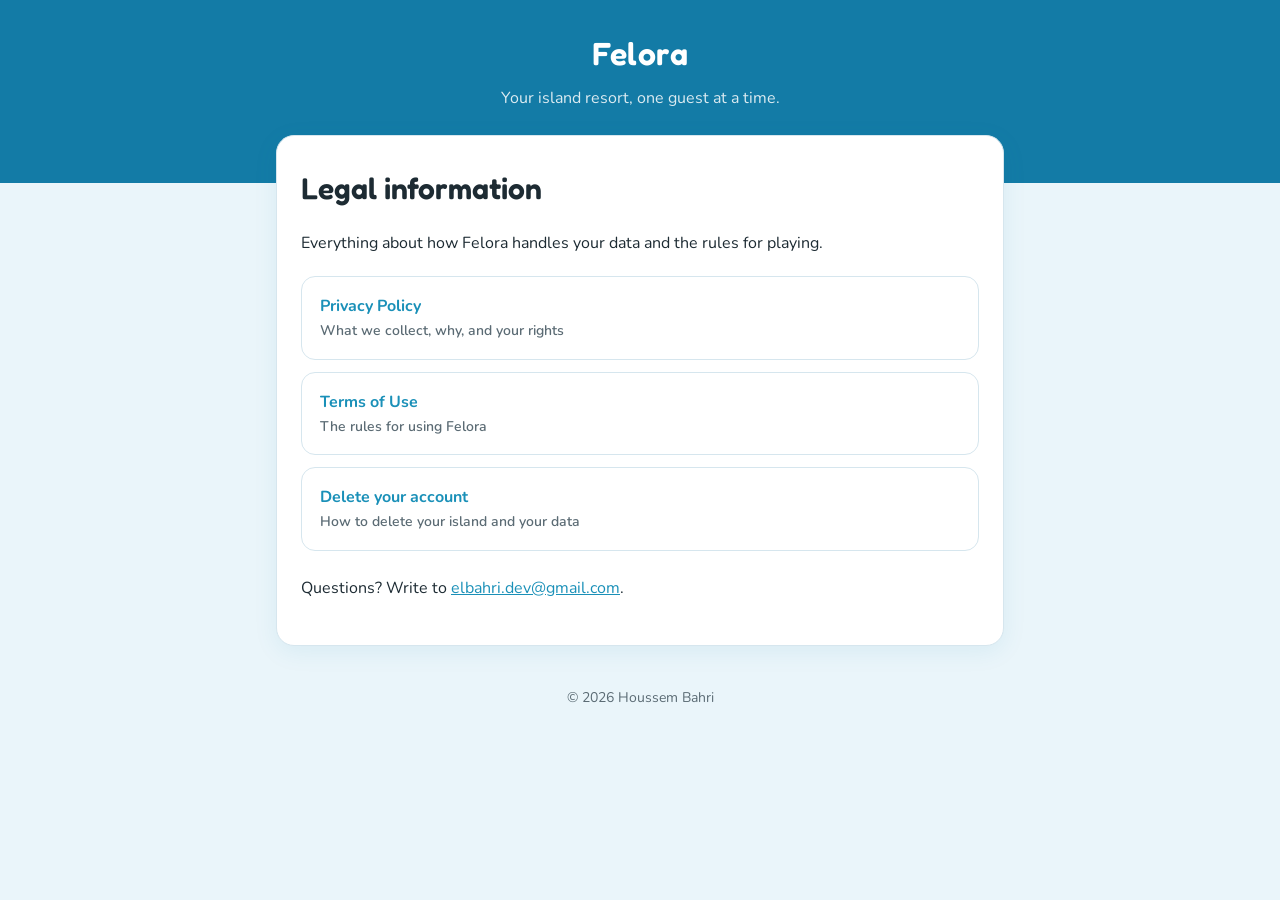
<file: index.html>
<!doctype html>
<html lang="en">
<head>
  <meta charset="utf-8">
  <meta name="viewport" content="width=device-width, initial-scale=1">
  <title>Felora – Legal</title>
  <meta name="description" content="Privacy policy, terms of use and account deletion for the Felora game.">
  <link rel="preconnect" href="https://fonts.googleapis.com">
  <link rel="preconnect" href="https://fonts.gstatic.com" crossorigin>
  <link href="https://fonts.googleapis.com/css2?family=Fredoka:wght@600&family=Nunito:wght@400;600;700&display=swap" rel="stylesheet">
  <link rel="stylesheet" href="style.css">
</head>
<body>
  <header>
    <a class="brand" href="./">Felora</a>
    <p>Your island resort, one guest at a time.</p>
  </header>
  <main>
    <div class="card">
      <h1>Legal information</h1>
      <p>Everything about how Felora handles your data and the rules for playing.</p>
      <ul class="links">
        <li><a href="privacy-policy.html">Privacy Policy<span>What we collect, why, and your rights</span></a></li>
        <li><a href="terms-of-use.html">Terms of Use<span>The rules for using Felora</span></a></li>
        <li><a href="delete-account.html">Delete your account<span>How to delete your island and your data</span></a></li>
      </ul>
      <p style="margin-top:24px">Questions? Write to <a href="mailto:elbahri.dev@gmail.com">elbahri.dev@gmail.com</a>.</p>
    </div>
  </main>
  <footer>© 2026 Houssem Bahri</footer>
</body>
</html>
</file>
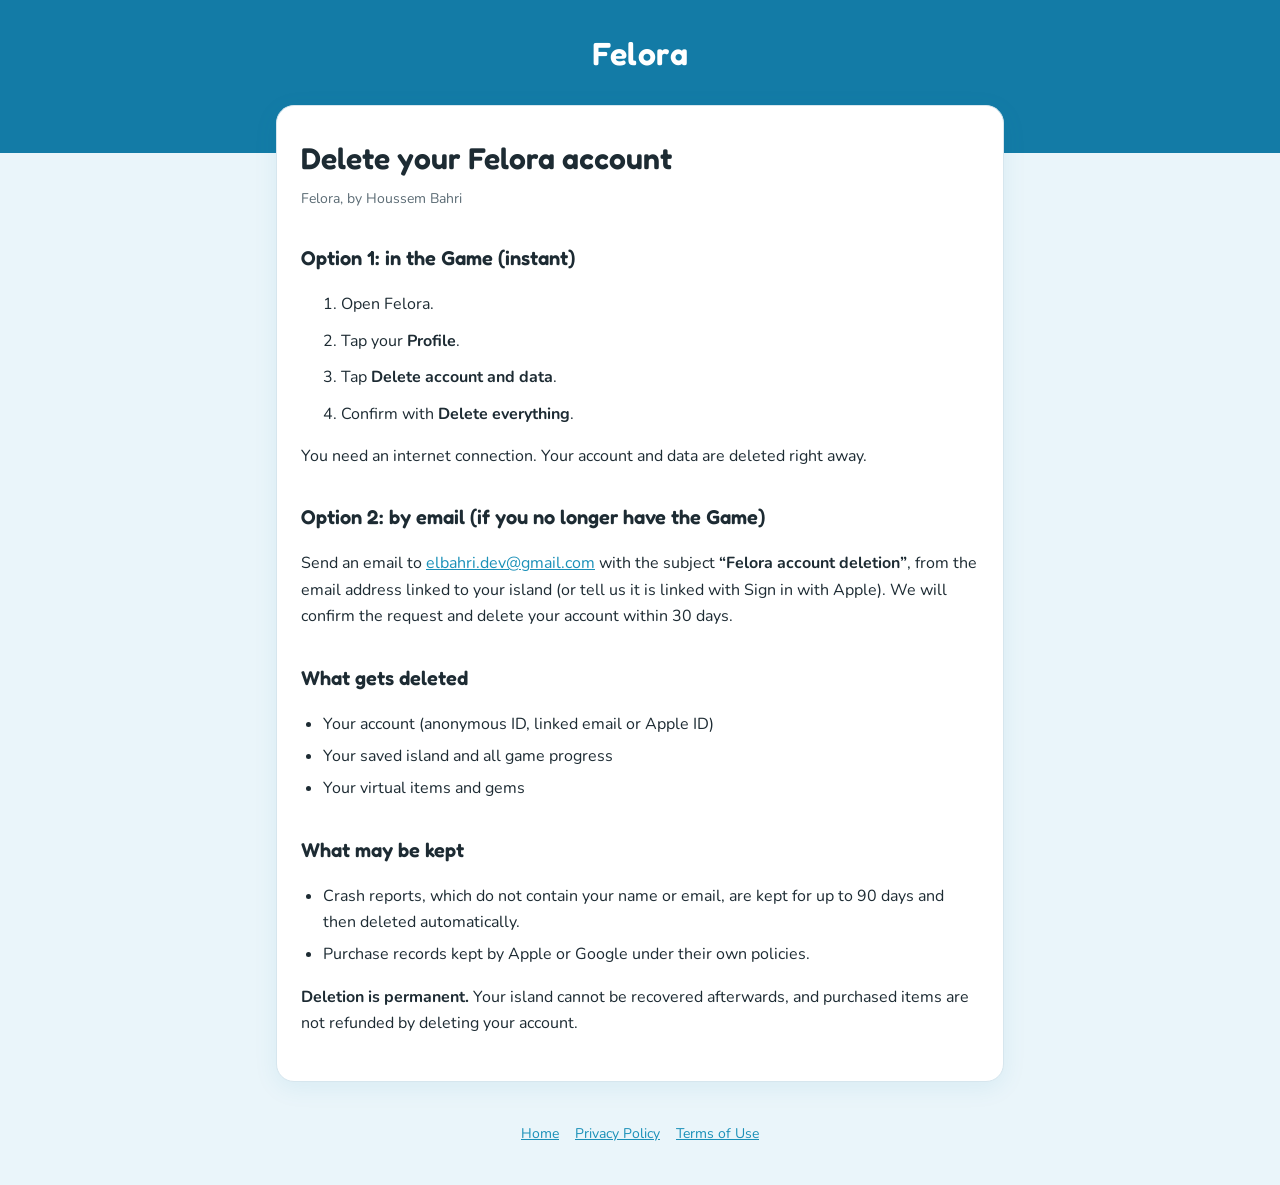
<file: delete-account.html>
<!doctype html>
<html lang="en">
<head>
  <meta charset="utf-8">
  <meta name="viewport" content="width=device-width, initial-scale=1">
  <title>Felora – Delete Account</title>
  <meta name="description" content="How to delete your Felora account and all your game data.">
  <link rel="preconnect" href="https://fonts.googleapis.com">
  <link rel="preconnect" href="https://fonts.gstatic.com" crossorigin>
  <link href="https://fonts.googleapis.com/css2?family=Fredoka:wght@600&family=Nunito:wght@400;600;700&display=swap" rel="stylesheet">
  <link rel="stylesheet" href="style.css">
</head>
<body>
  <header>
    <a class="brand" href="./">Felora</a>
  </header>
  <main>
    <article class="card">
      <h1>Delete your Felora account</h1>
      <p class="date">Felora, by Houssem Bahri</p>

      <h2>Option 1: in the Game (instant)</h2>
      <ol class="steps">
        <li>Open Felora.</li>
        <li>Tap your <strong>Profile</strong>.</li>
        <li>Tap <strong>Delete account and data</strong>.</li>
        <li>Confirm with <strong>Delete everything</strong>.</li>
      </ol>
      <p>You need an internet connection. Your account and data are deleted right away.</p>

      <h2>Option 2: by email (if you no longer have the Game)</h2>
      <p>Send an email to <a href="mailto:elbahri.dev@gmail.com?subject=Felora%20account%20deletion">elbahri.dev@gmail.com</a> with the subject <strong>“Felora account deletion”</strong>, from the email address linked to your island (or tell us it is linked with Sign in with Apple). We will confirm the request and delete your account within 30 days.</p>

      <h2>What gets deleted</h2>
      <ul>
        <li>Your account (anonymous ID, linked email or Apple ID)</li>
        <li>Your saved island and all game progress</li>
        <li>Your virtual items and gems</li>
      </ul>

      <h2>What may be kept</h2>
      <ul>
        <li>Crash reports, which do not contain your name or email, are kept for up to 90 days and then deleted automatically.</li>
        <li>Purchase records kept by Apple or Google under their own policies.</li>
      </ul>
      <p><strong>Deletion is permanent.</strong> Your island cannot be recovered afterwards, and purchased items are not refunded by deleting your account.</p>
    </article>
  </main>
  <footer>
    <a href="./">Home</a><a href="privacy-policy.html">Privacy Policy</a><a href="terms-of-use.html">Terms of Use</a>
  </footer>
</body>
</html>
</file>
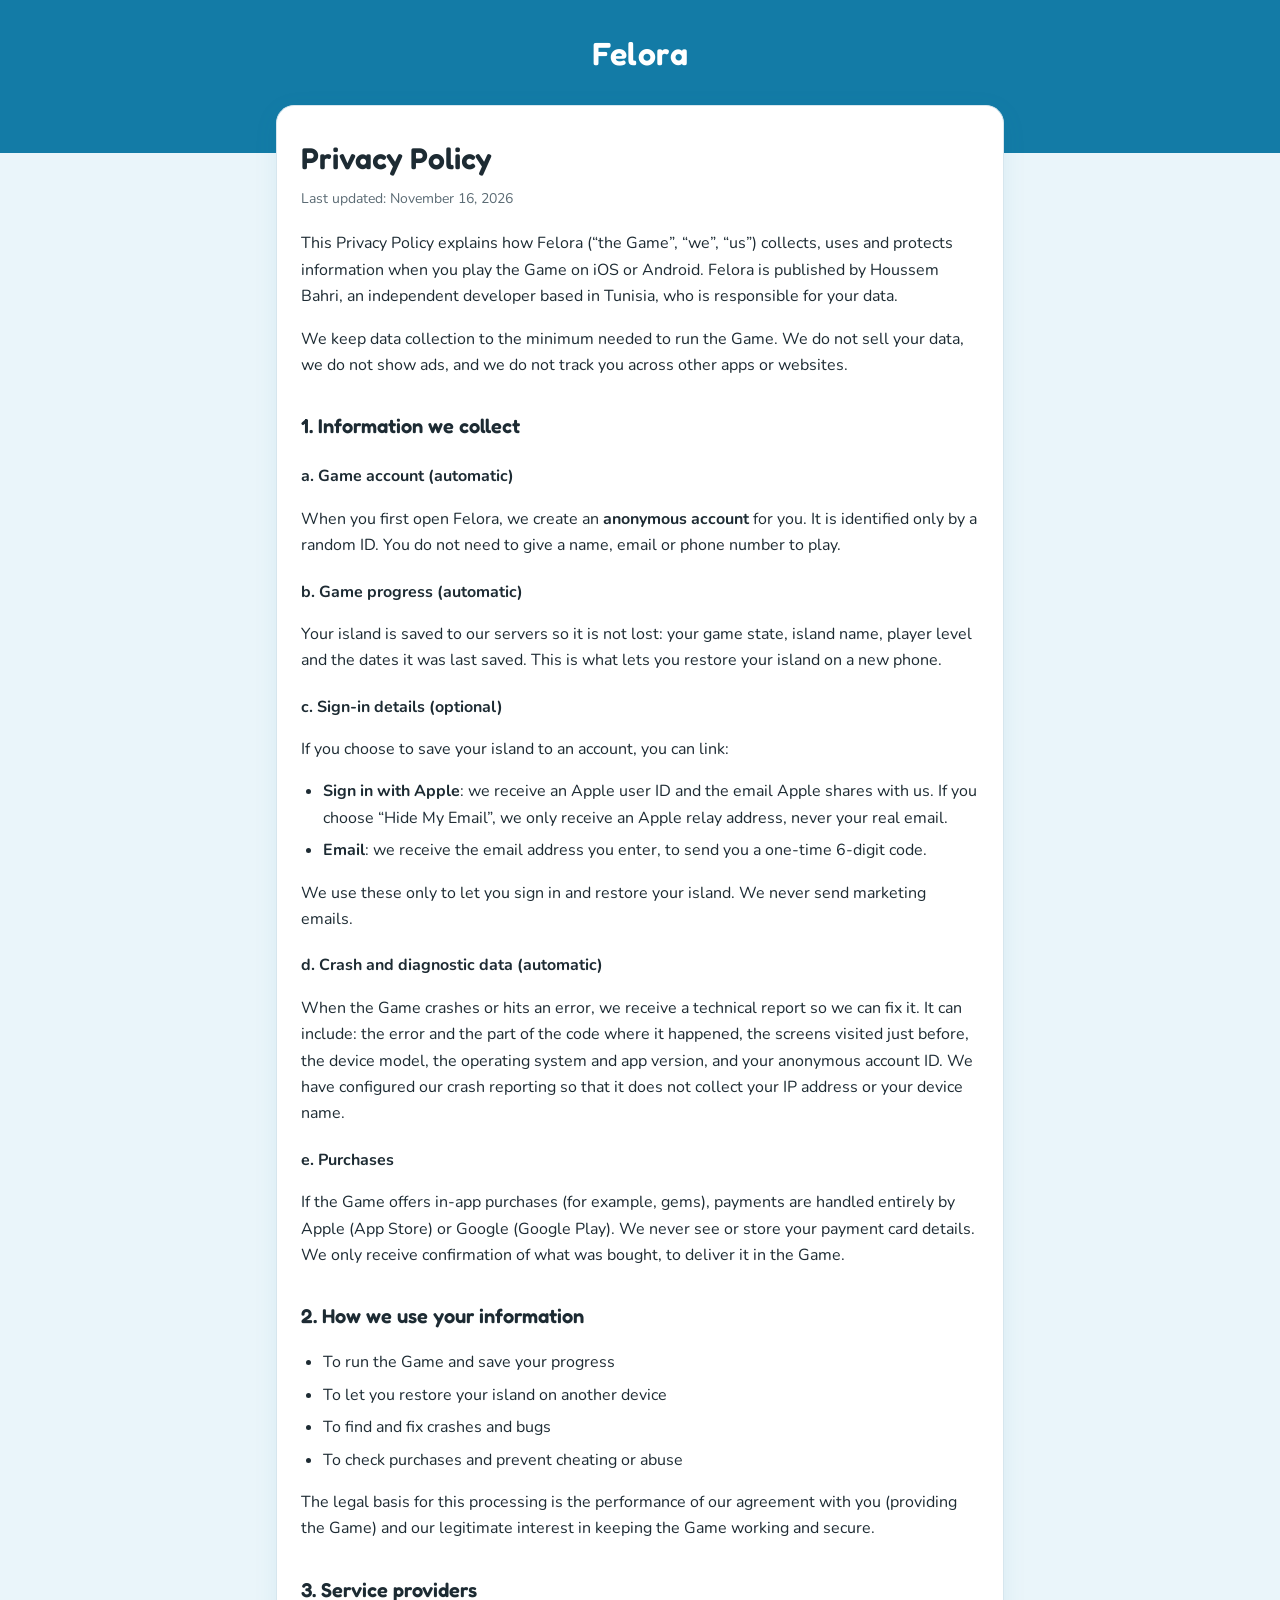
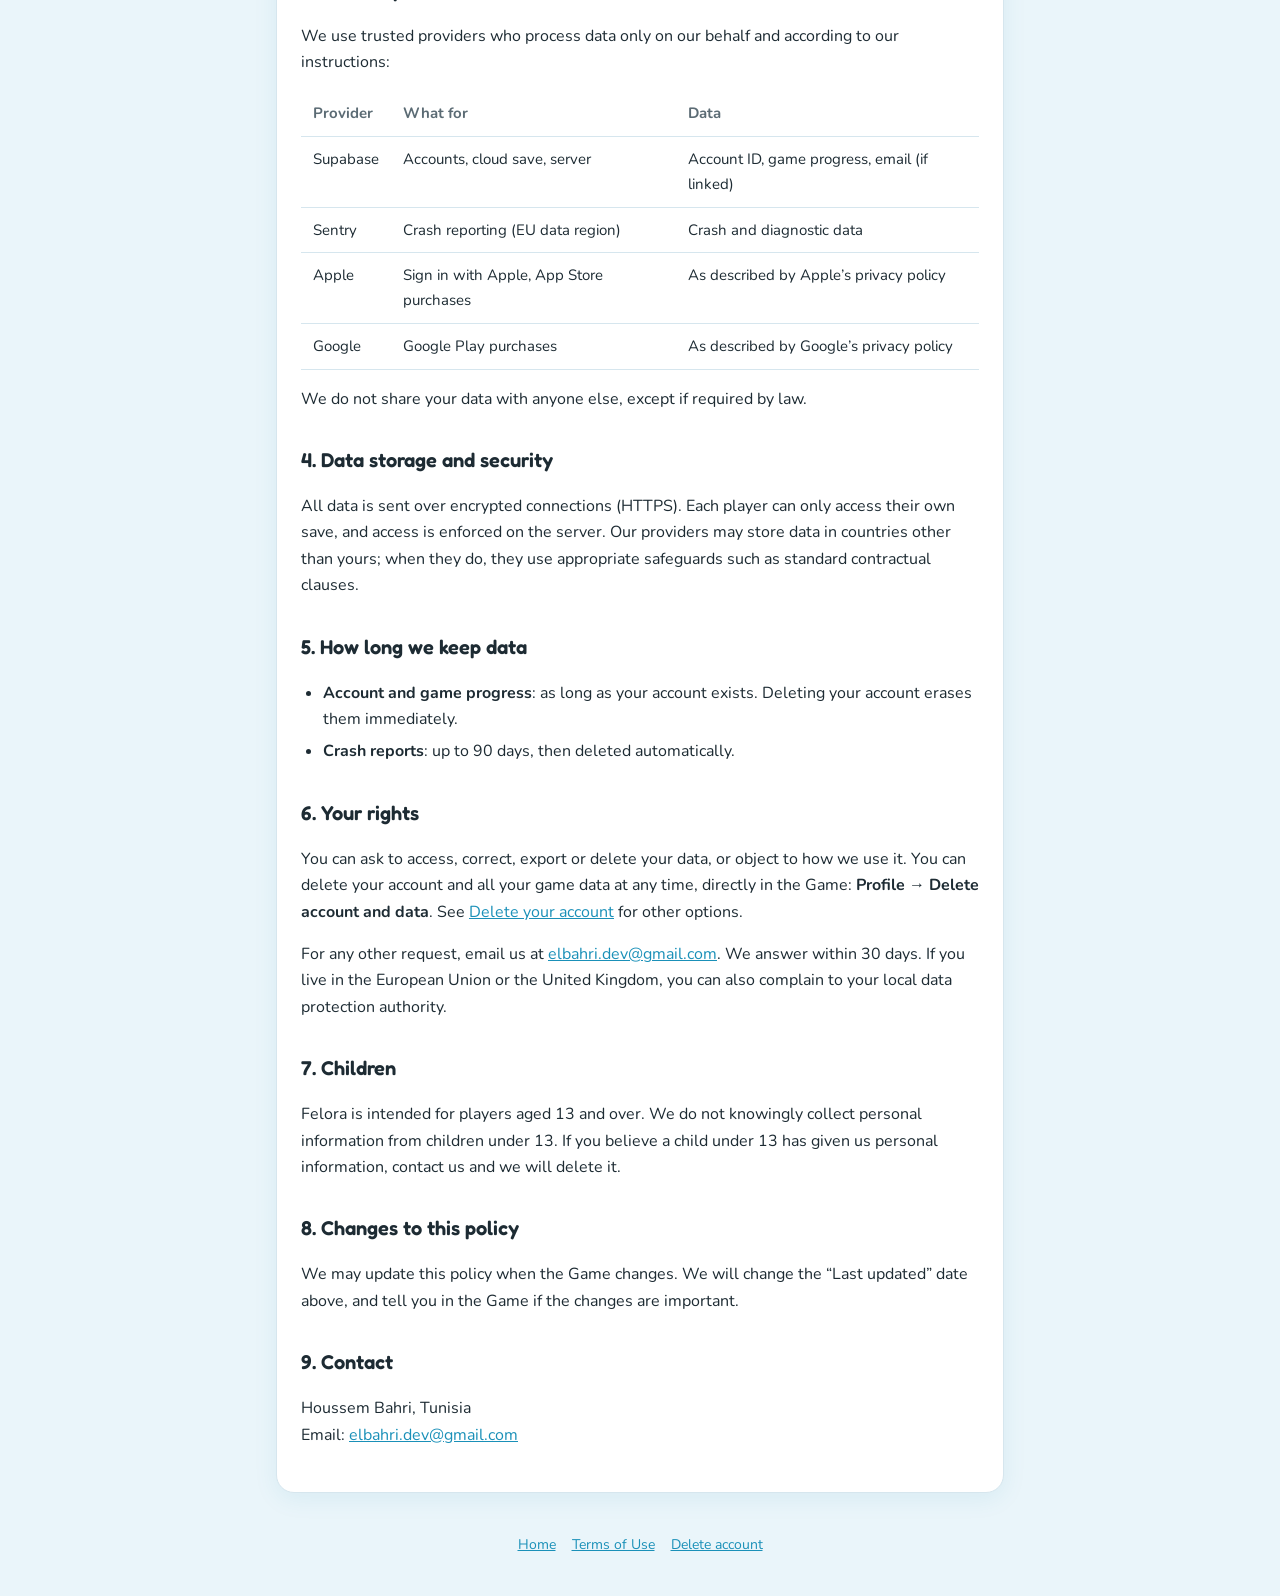
<file: privacy-policy.html>
<!doctype html>
<html lang="en">
<head>
  <meta charset="utf-8">
  <meta name="viewport" content="width=device-width, initial-scale=1">
  <title>Felora – Privacy Policy</title>
  <meta name="description" content="How the Felora game collects, uses and protects your data.">
  <link rel="preconnect" href="https://fonts.googleapis.com">
  <link rel="preconnect" href="https://fonts.gstatic.com" crossorigin>
  <link href="https://fonts.googleapis.com/css2?family=Fredoka:wght@600&family=Nunito:wght@400;600;700&display=swap" rel="stylesheet">
  <link rel="stylesheet" href="style.css">
</head>
<body>
  <header>
    <a class="brand" href="./">Felora</a>
  </header>
  <main>
    <article class="card">
      <h1>Privacy Policy</h1>
      <p class="date">Last updated: November 16, 2026</p>

      <p>This Privacy Policy explains how Felora (“the Game”, “we”, “us”) collects, uses and protects information when you play the Game on iOS or Android. Felora is published by Houssem Bahri, an independent developer based in Tunisia, who is responsible for your data.</p>
      <p>We keep data collection to the minimum needed to run the Game. We do not sell your data, we do not show ads, and we do not track you across other apps or websites.</p>

      <h2>1. Information we collect</h2>

      <h3>a. Game account (automatic)</h3>
      <p>When you first open Felora, we create an <strong>anonymous account</strong> for you. It is identified only by a random ID. You do not need to give a name, email or phone number to play.</p>

      <h3>b. Game progress (automatic)</h3>
      <p>Your island is saved to our servers so it is not lost: your game state, island name, player level and the dates it was last saved. This is what lets you restore your island on a new phone.</p>

      <h3>c. Sign-in details (optional)</h3>
      <p>If you choose to save your island to an account, you can link:</p>
      <ul>
        <li><strong>Sign in with Apple</strong>: we receive an Apple user ID and the email Apple shares with us. If you choose “Hide My Email”, we only receive an Apple relay address, never your real email.</li>
        <li><strong>Email</strong>: we receive the email address you enter, to send you a one-time 6-digit code.</li>
      </ul>
      <p>We use these only to let you sign in and restore your island. We never send marketing emails.</p>

      <h3>d. Crash and diagnostic data (automatic)</h3>
      <p>When the Game crashes or hits an error, we receive a technical report so we can fix it. It can include: the error and the part of the code where it happened, the screens visited just before, the device model, the operating system and app version, and your anonymous account ID. We have configured our crash reporting so that it does not collect your IP address or your device name.</p>

      <h3>e. Purchases</h3>
      <p>If the Game offers in-app purchases (for example, gems), payments are handled entirely by Apple (App Store) or Google (Google Play). We never see or store your payment card details. We only receive confirmation of what was bought, to deliver it in the Game.</p>

      <h2>2. How we use your information</h2>
      <ul>
        <li>To run the Game and save your progress</li>
        <li>To let you restore your island on another device</li>
        <li>To find and fix crashes and bugs</li>
        <li>To check purchases and prevent cheating or abuse</li>
      </ul>
      <p>The legal basis for this processing is the performance of our agreement with you (providing the Game) and our legitimate interest in keeping the Game working and secure.</p>

      <h2>3. Service providers</h2>
      <p>We use trusted providers who process data only on our behalf and according to our instructions:</p>
      <table>
        <thead><tr><th>Provider</th><th>What for</th><th>Data</th></tr></thead>
        <tbody>
          <tr><td>Supabase</td><td>Accounts, cloud save, server</td><td>Account ID, game progress, email (if linked)</td></tr>
          <tr><td>Sentry</td><td>Crash reporting (EU data region)</td><td>Crash and diagnostic data</td></tr>
          <tr><td>Apple</td><td>Sign in with Apple, App Store purchases</td><td>As described by Apple’s privacy policy</td></tr>
          <tr><td>Google</td><td>Google Play purchases</td><td>As described by Google’s privacy policy</td></tr>
        </tbody>
      </table>
      <p>We do not share your data with anyone else, except if required by law.</p>

      <h2>4. Data storage and security</h2>
      <p>All data is sent over encrypted connections (HTTPS). Each player can only access their own save, and access is enforced on the server. Our providers may store data in countries other than yours; when they do, they use appropriate safeguards such as standard contractual clauses.</p>

      <h2>5. How long we keep data</h2>
      <ul>
        <li><strong>Account and game progress</strong>: as long as your account exists. Deleting your account erases them immediately.</li>
        <li><strong>Crash reports</strong>: up to 90 days, then deleted automatically.</li>
      </ul>

      <h2>6. Your rights</h2>
      <p>You can ask to access, correct, export or delete your data, or object to how we use it. You can delete your account and all your game data at any time, directly in the Game: <strong>Profile → Delete account and data</strong>. See <a href="delete-account.html">Delete your account</a> for other options.</p>
      <p>For any other request, email us at <a href="mailto:elbahri.dev@gmail.com">elbahri.dev@gmail.com</a>. We answer within 30 days. If you live in the European Union or the United Kingdom, you can also complain to your local data protection authority.</p>

      <h2>7. Children</h2>
      <p>Felora is intended for players aged 13 and over. We do not knowingly collect personal information from children under 13. If you believe a child under 13 has given us personal information, contact us and we will delete it.</p>

      <h2>8. Changes to this policy</h2>
      <p>We may update this policy when the Game changes. We will change the “Last updated” date above, and tell you in the Game if the changes are important.</p>

      <h2>9. Contact</h2>
      <p>Houssem Bahri, Tunisia<br>Email: <a href="mailto:elbahri.dev@gmail.com">elbahri.dev@gmail.com</a></p>
    </article>
  </main>
  <footer>
    <a href="./">Home</a><a href="terms-of-use.html">Terms of Use</a><a href="delete-account.html">Delete account</a>
  </footer>
</body>
</html>
</file>
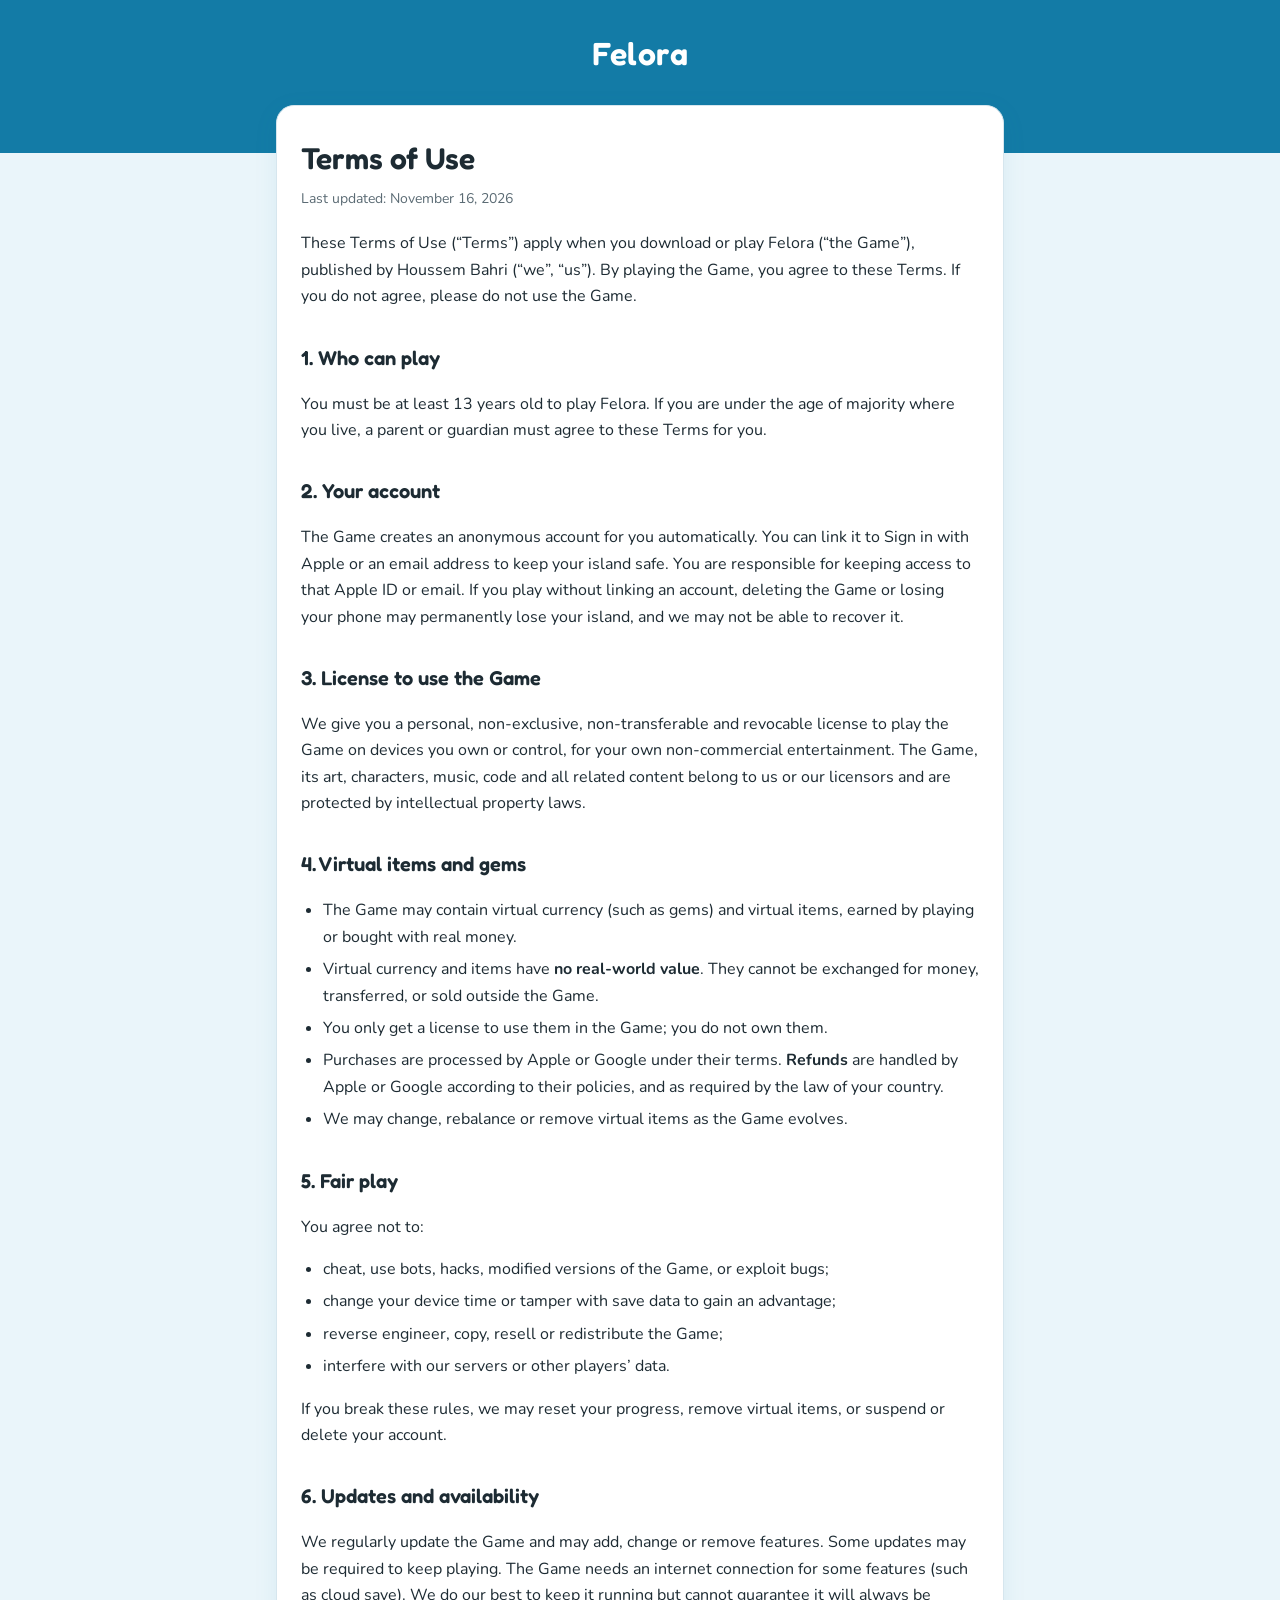
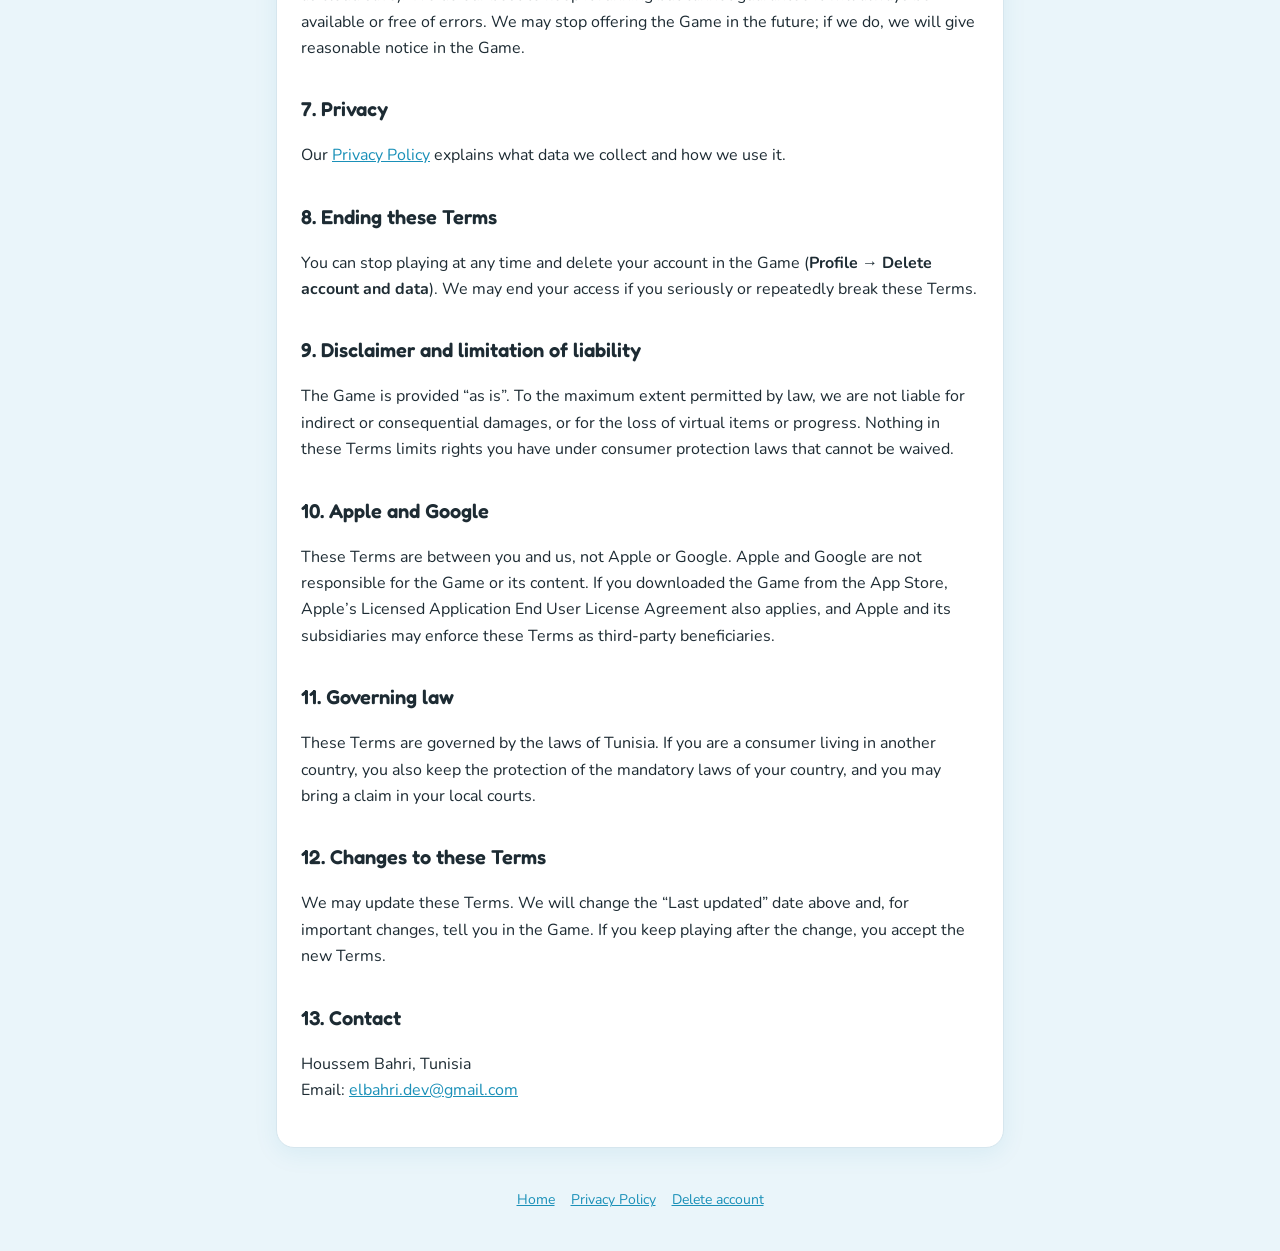
<file: terms-of-use.html>
<!doctype html>
<html lang="en">
<head>
  <meta charset="utf-8">
  <meta name="viewport" content="width=device-width, initial-scale=1">
  <title>Felora – Terms of Use</title>
  <meta name="description" content="The terms that apply when you play the Felora game.">
  <link rel="preconnect" href="https://fonts.googleapis.com">
  <link rel="preconnect" href="https://fonts.gstatic.com" crossorigin>
  <link href="https://fonts.googleapis.com/css2?family=Fredoka:wght@600&family=Nunito:wght@400;600;700&display=swap" rel="stylesheet">
  <link rel="stylesheet" href="style.css">
</head>
<body>
  <header>
    <a class="brand" href="./">Felora</a>
  </header>
  <main>
    <article class="card">
      <h1>Terms of Use</h1>
      <p class="date">Last updated: November 16, 2026</p>

      <p>These Terms of Use (“Terms”) apply when you download or play Felora (“the Game”), published by Houssem Bahri (“we”, “us”). By playing the Game, you agree to these Terms. If you do not agree, please do not use the Game.</p>

      <h2>1. Who can play</h2>
      <p>You must be at least 13 years old to play Felora. If you are under the age of majority where you live, a parent or guardian must agree to these Terms for you.</p>

      <h2>2. Your account</h2>
      <p>The Game creates an anonymous account for you automatically. You can link it to Sign in with Apple or an email address to keep your island safe. You are responsible for keeping access to that Apple ID or email. If you play without linking an account, deleting the Game or losing your phone may permanently lose your island, and we may not be able to recover it.</p>

      <h2>3. License to use the Game</h2>
      <p>We give you a personal, non-exclusive, non-transferable and revocable license to play the Game on devices you own or control, for your own non-commercial entertainment. The Game, its art, characters, music, code and all related content belong to us or our licensors and are protected by intellectual property laws.</p>

      <h2>4. Virtual items and gems</h2>
      <ul>
        <li>The Game may contain virtual currency (such as gems) and virtual items, earned by playing or bought with real money.</li>
        <li>Virtual currency and items have <strong>no real-world value</strong>. They cannot be exchanged for money, transferred, or sold outside the Game.</li>
        <li>You only get a license to use them in the Game; you do not own them.</li>
        <li>Purchases are processed by Apple or Google under their terms. <strong>Refunds</strong> are handled by Apple or Google according to their policies, and as required by the law of your country.</li>
        <li>We may change, rebalance or remove virtual items as the Game evolves.</li>
      </ul>

      <h2>5. Fair play</h2>
      <p>You agree not to:</p>
      <ul>
        <li>cheat, use bots, hacks, modified versions of the Game, or exploit bugs;</li>
        <li>change your device time or tamper with save data to gain an advantage;</li>
        <li>reverse engineer, copy, resell or redistribute the Game;</li>
        <li>interfere with our servers or other players’ data.</li>
      </ul>
      <p>If you break these rules, we may reset your progress, remove virtual items, or suspend or delete your account.</p>

      <h2>6. Updates and availability</h2>
      <p>We regularly update the Game and may add, change or remove features. Some updates may be required to keep playing. The Game needs an internet connection for some features (such as cloud save). We do our best to keep it running but cannot guarantee it will always be available or free of errors. We may stop offering the Game in the future; if we do, we will give reasonable notice in the Game.</p>

      <h2>7. Privacy</h2>
      <p>Our <a href="privacy-policy.html">Privacy Policy</a> explains what data we collect and how we use it.</p>

      <h2>8. Ending these Terms</h2>
      <p>You can stop playing at any time and delete your account in the Game (<strong>Profile → Delete account and data</strong>). We may end your access if you seriously or repeatedly break these Terms.</p>

      <h2>9. Disclaimer and limitation of liability</h2>
      <p>The Game is provided “as is”. To the maximum extent permitted by law, we are not liable for indirect or consequential damages, or for the loss of virtual items or progress. Nothing in these Terms limits rights you have under consumer protection laws that cannot be waived.</p>

      <h2>10. Apple and Google</h2>
      <p>These Terms are between you and us, not Apple or Google. Apple and Google are not responsible for the Game or its content. If you downloaded the Game from the App Store, Apple’s Licensed Application End User License Agreement also applies, and Apple and its subsidiaries may enforce these Terms as third-party beneficiaries.</p>

      <h2>11. Governing law</h2>
      <p>These Terms are governed by the laws of Tunisia. If you are a consumer living in another country, you also keep the protection of the mandatory laws of your country, and you may bring a claim in your local courts.</p>

      <h2>12. Changes to these Terms</h2>
      <p>We may update these Terms. We will change the “Last updated” date above and, for important changes, tell you in the Game. If you keep playing after the change, you accept the new Terms.</p>

      <h2>13. Contact</h2>
      <p>Houssem Bahri, Tunisia<br>Email: <a href="mailto:elbahri.dev@gmail.com">elbahri.dev@gmail.com</a></p>
    </article>
  </main>
  <footer>
    <a href="./">Home</a><a href="privacy-policy.html">Privacy Policy</a><a href="delete-account.html">Delete account</a>
  </footer>
</body>
</html>
</file>
<file: style.css>
:root {
  --bg: #eaf5fa;
  --card: #ffffff;
  --text: #1d2b33;
  --muted: #5b6b74;
  --brand: #1a90b8;
  --brand-dark: #137ba6;
  --line: #d6e6ee;
}

@media (prefers-color-scheme: dark) {
  :root {
    --bg: #0e1a20;
    --card: #15252d;
    --text: #e6f0f4;
    --muted: #9db0b9;
    --brand: #5cc3e6;
    --brand-dark: #5cc3e6;
    --line: #24404c;
  }
}

* { box-sizing: border-box; }

body {
  margin: 0;
  background: var(--bg);
  color: var(--text);
  font-family: "Nunito", -apple-system, BlinkMacSystemFont, "Segoe UI", Roboto, Arial, sans-serif;
  font-size: 16px;
  line-height: 1.65;
}

header {
  background: var(--brand-dark);
  color: #fff;
  padding: 28px 16px 72px;
  text-align: center;
}

header a.brand {
  color: #fff;
  text-decoration: none;
  font-family: "Fredoka", sans-serif;
  font-weight: 600;
  font-size: 32px;
  letter-spacing: 0.5px;
}

header p { margin: 4px 0 0; opacity: 0.85; }

main {
  max-width: 760px;
  margin: -48px auto 40px;
  padding: 0 16px;
}

.card {
  background: var(--card);
  border: 1px solid var(--line);
  border-radius: 18px;
  padding: 28px 24px;
  box-shadow: 0 6px 24px rgba(19, 123, 166, 0.08);
}

h1 {
  font-family: "Fredoka", sans-serif;
  font-weight: 600;
  font-size: 30px;
  margin: 0 0 4px;
}

h2 {
  font-family: "Fredoka", sans-serif;
  font-weight: 600;
  font-size: 20px;
  margin: 32px 0 8px;
}

h3 { font-size: 16px; margin: 20px 0 4px; }

.date { color: var(--muted); font-size: 14px; margin: 0 0 20px; }

ul { padding-left: 22px; }
li { margin-bottom: 6px; }

a { color: var(--brand); }

table {
  width: 100%;
  border-collapse: collapse;
  font-size: 15px;
  margin: 12px 0;
  display: block;
  overflow-x: auto;
}
th, td {
  text-align: left;
  vertical-align: top;
  padding: 10px 12px;
  border-bottom: 1px solid var(--line);
}
th { color: var(--muted); font-weight: 700; }

.links { list-style: none; padding: 0; margin: 20px 0 0; }
.links li { margin: 0 0 12px; }
.links a {
  display: block;
  padding: 16px 18px;
  border: 1px solid var(--line);
  border-radius: 14px;
  text-decoration: none;
  font-weight: 700;
}
.links a span { display: block; color: var(--muted); font-weight: 600; font-size: 14px; }

.steps li { margin-bottom: 10px; }

footer {
  text-align: center;
  color: var(--muted);
  font-size: 14px;
  padding: 0 16px 40px;
}
footer a { margin: 0 8px; }
</file>
